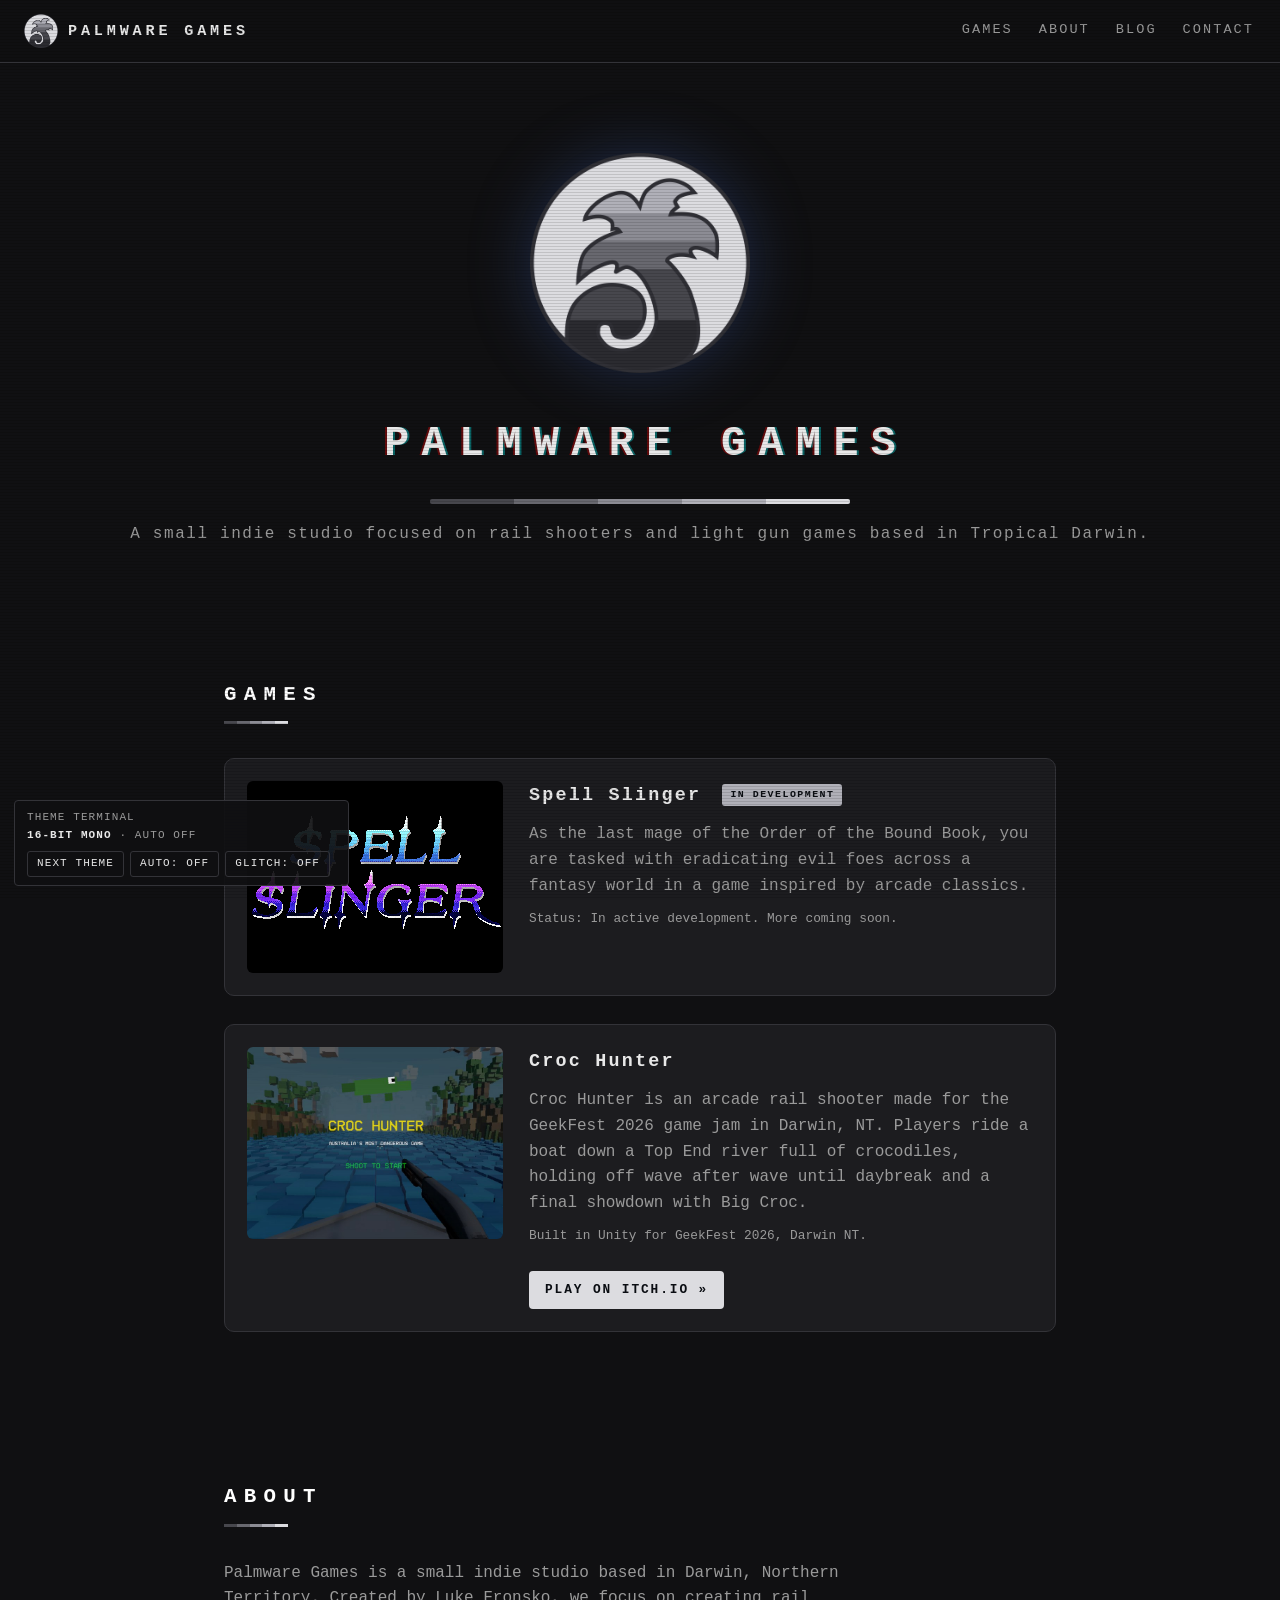
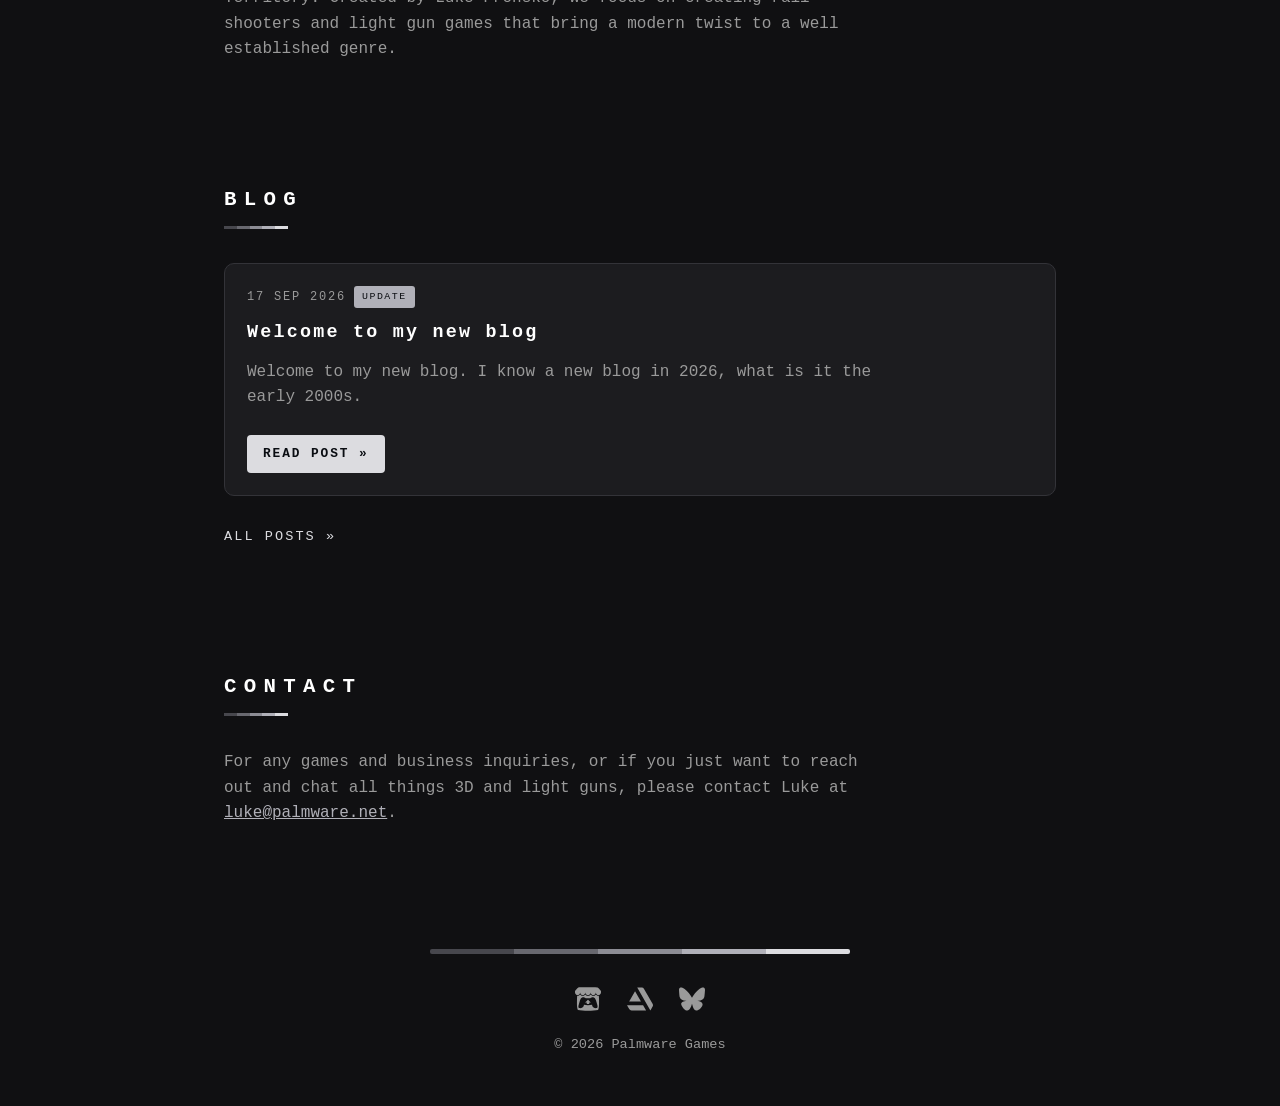
<file: index.html>
<!DOCTYPE html>
<html lang="en">
<head>
  <meta charset="UTF-8">
  <meta name="viewport" content="width=device-width, initial-scale=1.0">
  <title>Palmware Games</title>
  <meta name="description" content="Palmware Games is a small indie studio based in Darwin, Northern Territory, focused on rail shooters and light gun games. Currently developing Spell Slinger.">
  <link rel="icon" type="image/png" href="assets/favicon-mono.png">
  <link rel="stylesheet" href="style.css">
</head>
<body>

  <!-- CRT loading splash removed 2026-07-08 — archived, runnable copy in
       archive/crt-splash/splash-demo.html (restore steps inside). -->

  <!-- ====================== SITE ====================== -->
  <!-- Scanlines, glitch veil and Theme Terminal panel are added by theme.js -->

  <header class="site-header">
    <a class="brand" href="#top">
      <img src="assets/logos/sfc-mono.png" alt="" class="brand-logo">
      <span class="brand-name">PALMWARE GAMES</span>
    </a>
    <nav class="site-nav">
      <a href="#games">GAMES</a>
      <a href="#about">ABOUT</a>
      <a href="blog/index.html">BLOG</a>
      <a href="#contact">CONTACT</a>
    </nav>
  </header>

  <main id="top">

    <!-- HERO -->
    <section class="hero">
      <img class="hero-logo" src="assets/logos/sfc-mono.png" alt="Palmware Games logo">
      <h1 class="hero-title">PALMWARE GAMES</h1>
      <div class="rainbow-bar"></div>
      <p class="hero-tagline">A small indie studio focused on rail shooters and light gun games based in Tropical Darwin.</p>
    </section>

    <!-- GAMES -->
    <section id="games" class="section">
      <h2 class="section-title">GAMES</h2>

      <article class="game-card">
        <img class="game-art pixel-art" src="assets/games/spell-slinger-logo.png" alt="Spell Slinger title logo">
        <div class="game-info">
          <h3>Spell Slinger <span class="badge">IN DEVELOPMENT</span></h3>
          <p>
            As the last mage of the Order of the Bound Book, you are tasked
            with eradicating evil foes across a fantasy world in a game
            inspired by arcade classics.
          </p>
          <p class="game-meta">Status: In active development. More coming soon.</p>
        </div>
      </article>

      <article class="game-card">
        <img class="game-art" src="assets/games/croc-hunter-title.jpg" alt="Croc Hunter title screen">
        <div class="game-info">
          <h3>Croc Hunter</h3>
          <p>
            Croc Hunter is an arcade rail shooter made for the GeekFest 2026
            game jam in Darwin, NT. Players ride a boat down a Top End river
            full of crocodiles, holding off wave after wave until daybreak
            and a final showdown with Big Croc.
          </p>
          <p class="game-meta">Built in Unity for GeekFest 2026, Darwin NT.</p>
          <a class="play-link" href="https://lukey3d.itch.io/croc-hunter" target="_blank" rel="noopener">PLAY ON ITCH.IO &raquo;</a>
        </div>
      </article>
    </section>

    <!-- ABOUT -->
    <section id="about" class="section">
      <h2 class="section-title">ABOUT</h2>
      <p>
        Palmware Games is a small indie studio based in Darwin, Northern
        Territory. Created by Luke Fronsko, we focus on creating rail
        shooters and light gun games that bring a modern twist to a well
        established genre.
      </p>
    </section>

    <!-- BLOG: latest post, filled in by blog/blog.js from blog/posts.js -->
    <section id="blog" class="section">
      <h2 class="section-title">BLOG</h2>
      <div class="post-list" data-root="" data-limit="1">
        <p><a class="contact-link" href="blog/index.html">Read the blog</a></p>
      </div>
      <a class="more-link" href="blog/index.html">ALL POSTS &raquo;</a>
    </section>

    <!-- CONTACT -->
    <section id="contact" class="section">
      <h2 class="section-title">CONTACT</h2>
      <p>
        For any games and business inquiries, or if you just want to reach
        out and chat all things 3D and light guns, please contact Luke at
        <a class="contact-link" href="mailto:luke@palmware.net">luke@palmware.net</a>.
      </p>
    </section>

  </main>

  <footer class="site-footer">
    <div class="rainbow-bar"></div>
    <div class="social-links">
      <a href="https://lukey3d.itch.io" target="_blank" rel="noopener" aria-label="itch.io" title="itch.io"><svg aria-hidden="true" focusable="false" viewBox="0 0 24 24" xmlns="http://www.w3.org/2000/svg"><path d="M3.13 1.338C2.08 1.96.02 4.328 0 4.95v1.03c0 1.303 1.22 2.45 2.325 2.45 1.33 0 2.436-1.102 2.436-2.41 0 1.308 1.07 2.41 2.4 2.41 1.328 0 2.362-1.102 2.362-2.41 0 1.308 1.137 2.41 2.466 2.41h.024c1.33 0 2.466-1.102 2.466-2.41 0 1.308 1.034 2.41 2.363 2.41 1.33 0 2.4-1.102 2.4-2.41 0 1.308 1.106 2.41 2.435 2.41C22.78 8.43 24 7.282 24 5.98V4.95c-.02-.62-2.082-2.99-3.13-3.612-3.253-.114-5.508-.134-8.87-.133-3.362 0-7.945.053-8.87.133zm6.376 6.477a2.74 2.74 0 0 1-.468.602c-.5.49-1.19.795-1.947.795a2.786 2.786 0 0 1-1.95-.795c-.182-.178-.32-.37-.446-.59-.127.222-.303.412-.486.59a2.788 2.788 0 0 1-1.95.795c-.092 0-.187-.025-.264-.052-.107 1.113-.152 2.176-.168 2.95v.005l-.006 1.167c.02 2.334-.23 7.564 1.03 8.85 1.952.454 5.545.662 9.15.663 3.605 0 7.198-.21 9.15-.664 1.26-1.284 1.01-6.514 1.03-8.848l-.006-1.167v-.004c-.016-.775-.06-1.838-.168-2.95-.077.026-.172.052-.263.052a2.788 2.788 0 0 1-1.95-.795c-.184-.178-.36-.368-.486-.59-.127.22-.265.412-.447.59a2.786 2.786 0 0 1-1.95.794c-.76 0-1.446-.303-1.948-.793a2.74 2.74 0 0 1-.468-.602 2.738 2.738 0 0 1-.463.602 2.787 2.787 0 0 1-1.95.794h-.16a2.787 2.787 0 0 1-1.95-.793 2.738 2.738 0 0 1-.464-.602zm-2.004 2.59v.002c.795.002 1.5 0 2.373.953.687-.072 1.406-.108 2.125-.107.72 0 1.438.035 2.125.107.873-.953 1.578-.95 2.372-.953.376 0 1.876 0 2.92 2.934l1.123 4.028c.832 2.995-.266 3.068-1.636 3.07-2.03-.075-3.156-1.55-3.156-3.025-1.124.184-2.436.276-3.748.277-1.312 0-2.624-.093-3.748-.277 0 1.475-1.125 2.95-3.156 3.026-1.37-.004-2.468-.077-1.636-3.072l1.122-4.027c1.045-2.934 2.545-2.934 2.92-2.934zM12 12.714c-.002.002-2.14 1.964-2.523 2.662l1.4-.056v1.22c0 .056.56.033 1.123.007.562.026 1.124.05 1.124-.008v-1.22l1.4.055C14.138 14.677 12 12.713 12 12.713z"/></svg></a>
      <a href="https://www.artstation.com/lukey3d" target="_blank" rel="noopener" aria-label="ArtStation" title="ArtStation"><svg aria-hidden="true" focusable="false" viewBox="0 0 24 24" xmlns="http://www.w3.org/2000/svg"><path d="M0 17.723l2.027 3.505h.001a2.424 2.424 0 0 0 2.164 1.333h13.457l-2.792-4.838H0zm24 .025c0-.484-.143-.935-.388-1.314L15.728 2.728a2.424 2.424 0 0 0-2.142-1.289H9.419L21.598 22.54l1.92-3.325c.378-.637.482-.919.482-1.467zm-11.129-3.462L7.428 4.858l-5.444 9.428h10.887z"/></svg></a>
      <a href="https://bsky.app/profile/lukey3d.bsky.social" target="_blank" rel="noopener" aria-label="Bluesky" title="Bluesky"><svg aria-hidden="true" focusable="false" viewBox="0 0 24 24" xmlns="http://www.w3.org/2000/svg"><path d="M12 10.8c-1.087-2.114-4.046-6.053-6.798-7.995C2.566.944 1.561 1.266.902 1.565.139 1.908 0 3.08 0 3.768c0 .69.378 5.65.624 6.479.815 2.736 3.713 3.66 6.383 3.364.136-.02.275-.039.415-.056-.138.022-.276.04-.415.056-3.912.58-7.387 2.005-2.83 7.078 5.013 5.19 6.87-1.113 7.823-4.308.953 3.195 2.05 9.271 7.733 4.308 4.267-4.308 1.172-6.498-2.74-7.078a8.741 8.741 0 0 1-.415-.056c.14.017.279.036.415.056 2.67.297 5.568-.628 6.383-3.364.246-.828.624-5.79.624-6.478 0-.69-.139-1.861-.902-2.206-.659-.298-1.664-.62-4.3 1.24C16.046 4.748 13.087 8.687 12 10.8Z"/></svg></a>
    </div>
    <p>&copy; 2026 Palmware Games</p>
  </footer>

  <!-- Blog cards, then the Theme Terminal (scanlines, themes, panel). -->
  <script src="blog/posts.js"></script>
  <script src="blog/blog.js"></script>
  <script src="theme.js"></script>
</body>
</html>
</file>
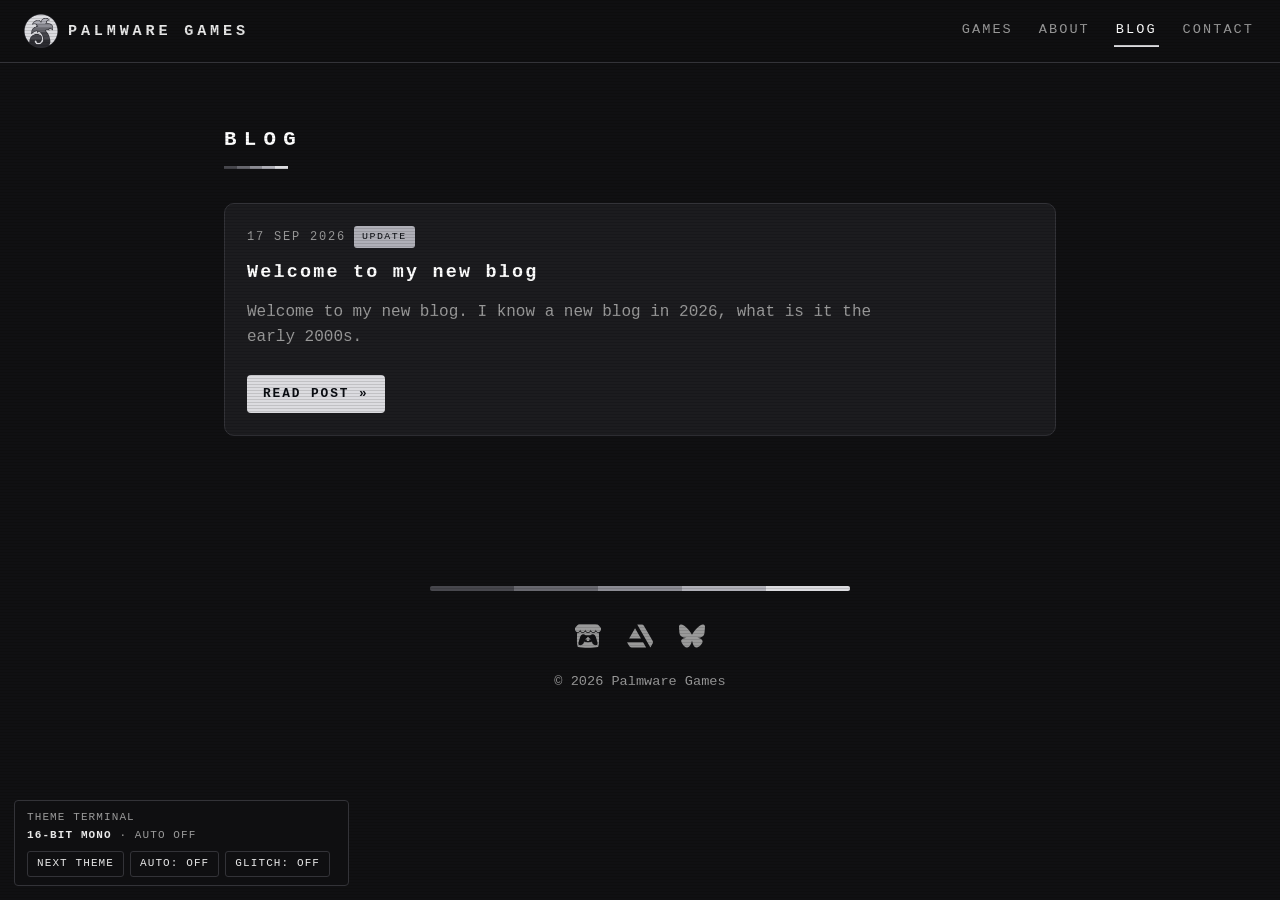
<file: blog/index.html>
<!DOCTYPE html>
<html lang="en">
<head>
  <meta charset="UTF-8">
  <meta name="viewport" content="width=device-width, initial-scale=1.0">
  <title>Blog | Palmware Games</title>
  <meta name="description" content="Dev updates, screenshots and guides from Palmware Games.">
  <link rel="icon" type="image/png" href="../assets/favicon-mono.png">
  <link rel="stylesheet" href="../style.css">
</head>
<body>

  <header class="site-header">
    <a class="brand" href="../index.html">
      <img src="../assets/logos/sfc-mono.png" alt="" class="brand-logo">
      <span class="brand-name">PALMWARE GAMES</span>
    </a>
    <nav class="site-nav">
      <a href="../index.html#games">GAMES</a>
      <a href="../index.html#about">ABOUT</a>
      <a href="index.html" class="is-current">BLOG</a>
      <a href="../index.html#contact">CONTACT</a>
    </nav>
  </header>

  <main id="top">
    <section class="section">
      <h1 class="section-title">BLOG</h1>
      <!-- Cards are filled in by blog.js from posts.js -->
      <div class="post-list" data-root="../">
        <noscript><p>Turn on JavaScript to see the posts.</p></noscript>
      </div>
    </section>
  </main>

  <footer class="site-footer">
    <div class="rainbow-bar"></div>
    <div class="social-links">
      <a href="https://lukey3d.itch.io" target="_blank" rel="noopener" aria-label="itch.io" title="itch.io"><svg aria-hidden="true" focusable="false" viewBox="0 0 24 24" xmlns="http://www.w3.org/2000/svg"><path d="M3.13 1.338C2.08 1.96.02 4.328 0 4.95v1.03c0 1.303 1.22 2.45 2.325 2.45 1.33 0 2.436-1.102 2.436-2.41 0 1.308 1.07 2.41 2.4 2.41 1.328 0 2.362-1.102 2.362-2.41 0 1.308 1.137 2.41 2.466 2.41h.024c1.33 0 2.466-1.102 2.466-2.41 0 1.308 1.034 2.41 2.363 2.41 1.33 0 2.4-1.102 2.4-2.41 0 1.308 1.106 2.41 2.435 2.41C22.78 8.43 24 7.282 24 5.98V4.95c-.02-.62-2.082-2.99-3.13-3.612-3.253-.114-5.508-.134-8.87-.133-3.362 0-7.945.053-8.87.133zm6.376 6.477a2.74 2.74 0 0 1-.468.602c-.5.49-1.19.795-1.947.795a2.786 2.786 0 0 1-1.95-.795c-.182-.178-.32-.37-.446-.59-.127.222-.303.412-.486.59a2.788 2.788 0 0 1-1.95.795c-.092 0-.187-.025-.264-.052-.107 1.113-.152 2.176-.168 2.95v.005l-.006 1.167c.02 2.334-.23 7.564 1.03 8.85 1.952.454 5.545.662 9.15.663 3.605 0 7.198-.21 9.15-.664 1.26-1.284 1.01-6.514 1.03-8.848l-.006-1.167v-.004c-.016-.775-.06-1.838-.168-2.95-.077.026-.172.052-.263.052a2.788 2.788 0 0 1-1.95-.795c-.184-.178-.36-.368-.486-.59-.127.22-.265.412-.447.59a2.786 2.786 0 0 1-1.95.794c-.76 0-1.446-.303-1.948-.793a2.74 2.74 0 0 1-.468-.602 2.738 2.738 0 0 1-.463.602 2.787 2.787 0 0 1-1.95.794h-.16a2.787 2.787 0 0 1-1.95-.793 2.738 2.738 0 0 1-.464-.602zm-2.004 2.59v.002c.795.002 1.5 0 2.373.953.687-.072 1.406-.108 2.125-.107.72 0 1.438.035 2.125.107.873-.953 1.578-.95 2.372-.953.376 0 1.876 0 2.92 2.934l1.123 4.028c.832 2.995-.266 3.068-1.636 3.07-2.03-.075-3.156-1.55-3.156-3.025-1.124.184-2.436.276-3.748.277-1.312 0-2.624-.093-3.748-.277 0 1.475-1.125 2.95-3.156 3.026-1.37-.004-2.468-.077-1.636-3.072l1.122-4.027c1.045-2.934 2.545-2.934 2.92-2.934zM12 12.714c-.002.002-2.14 1.964-2.523 2.662l1.4-.056v1.22c0 .056.56.033 1.123.007.562.026 1.124.05 1.124-.008v-1.22l1.4.055C14.138 14.677 12 12.713 12 12.713z"/></svg></a>
      <a href="https://www.artstation.com/lukey3d" target="_blank" rel="noopener" aria-label="ArtStation" title="ArtStation"><svg aria-hidden="true" focusable="false" viewBox="0 0 24 24" xmlns="http://www.w3.org/2000/svg"><path d="M0 17.723l2.027 3.505h.001a2.424 2.424 0 0 0 2.164 1.333h13.457l-2.792-4.838H0zm24 .025c0-.484-.143-.935-.388-1.314L15.728 2.728a2.424 2.424 0 0 0-2.142-1.289H9.419L21.598 22.54l1.92-3.325c.378-.637.482-.919.482-1.467zm-11.129-3.462L7.428 4.858l-5.444 9.428h10.887z"/></svg></a>
      <a href="https://bsky.app/profile/lukey3d.bsky.social" target="_blank" rel="noopener" aria-label="Bluesky" title="Bluesky"><svg aria-hidden="true" focusable="false" viewBox="0 0 24 24" xmlns="http://www.w3.org/2000/svg"><path d="M12 10.8c-1.087-2.114-4.046-6.053-6.798-7.995C2.566.944 1.561 1.266.902 1.565.139 1.908 0 3.08 0 3.768c0 .69.378 5.65.624 6.479.815 2.736 3.713 3.66 6.383 3.364.136-.02.275-.039.415-.056-.138.022-.276.04-.415.056-3.912.58-7.387 2.005-2.83 7.078 5.013 5.19 6.87-1.113 7.823-4.308.953 3.195 2.05 9.271 7.733 4.308 4.267-4.308 1.172-6.498-2.74-7.078a8.741 8.741 0 0 1-.415-.056c.14.017.279.036.415.056 2.67.297 5.568-.628 6.383-3.364.246-.828.624-5.79.624-6.478 0-.69-.139-1.861-.902-2.206-.659-.298-1.664-.62-4.3 1.24C16.046 4.748 13.087 8.687 12 10.8Z"/></svg></a>
    </div>
    <p>&copy; 2026 Palmware Games</p>
  </footer>

  <script src="posts.js"></script>
  <script src="blog.js"></script>
  <script src="../theme.js"></script>
</body>
</html>
</file>
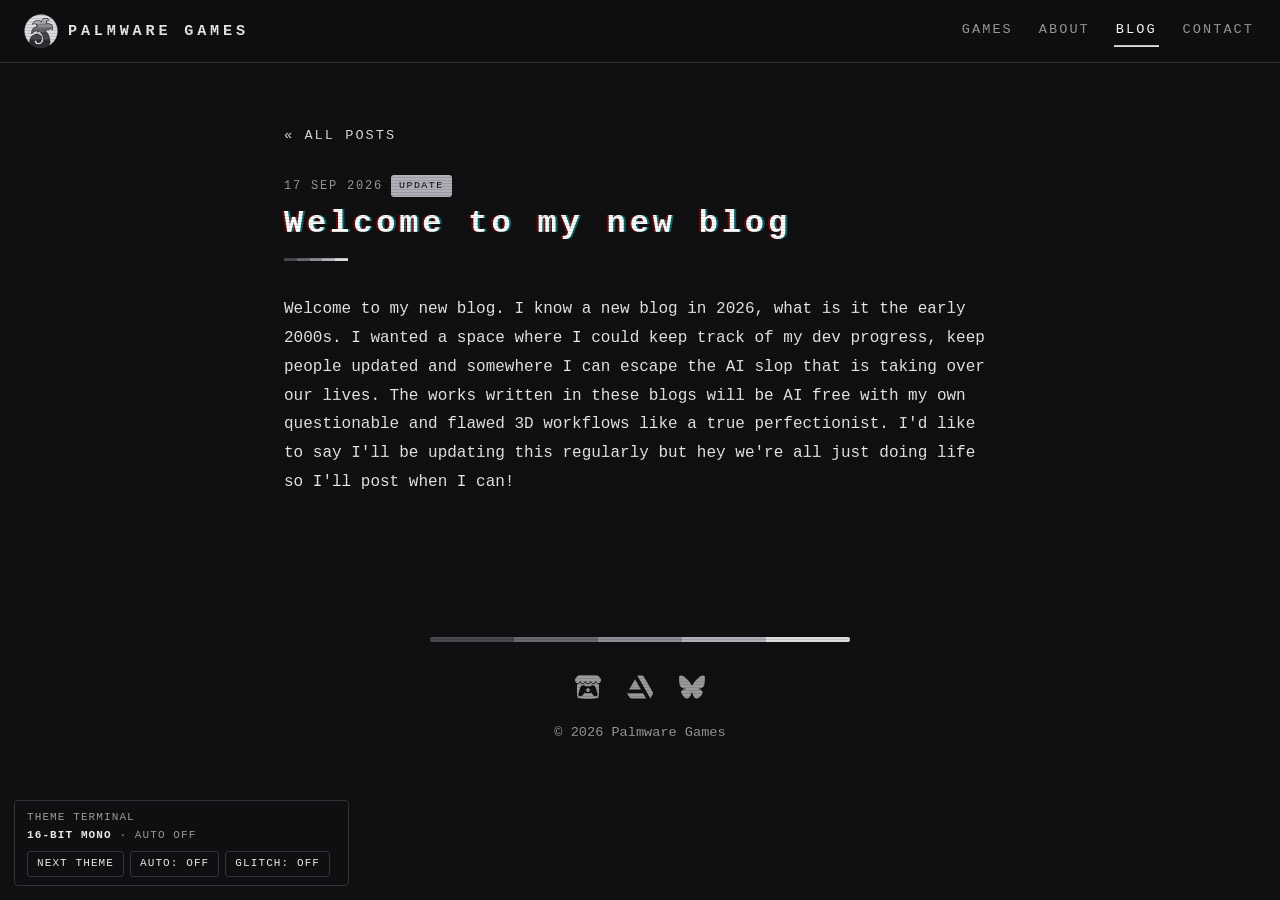
<file: blog/welcome-to-my-new-blog.html>
<!DOCTYPE html>
<html lang="en">
<head>
  <meta charset="UTF-8">
  <meta name="viewport" content="width=device-width, initial-scale=1.0">
  <title>Welcome to my new blog | Palmware Games</title>
  <meta name="description" content="Welcome to my new blog. I know a new blog in 2026, what is it the early 2000s.">
  <link rel="icon" type="image/png" href="../assets/favicon-mono.png">
  <link rel="stylesheet" href="../style.css">
</head>
<body>

  <header class="site-header">
    <a class="brand" href="../index.html">
      <img src="../assets/logos/sfc-mono.png" alt="" class="brand-logo">
      <span class="brand-name">PALMWARE GAMES</span>
    </a>
    <nav class="site-nav">
      <a href="../index.html#games">GAMES</a>
      <a href="../index.html#about">ABOUT</a>
      <a href="index.html" class="is-current">BLOG</a>
      <a href="../index.html#contact">CONTACT</a>
    </nav>
  </header>

  <main id="top">
    <article class="section post">
      <a class="back-link" href="index.html">&laquo; ALL POSTS</a>
      <p class="post-date">17 SEP 2026<span class="badge">UPDATE</span></p>
      <h1 class="post-title">Welcome to my new blog</h1>

      <div class="post-body">
        <p>
          Welcome to my new blog. I know a new blog in 2026, what is it the
          early 2000s. I wanted a space where I could keep track of my dev
          progress, keep people updated and somewhere I can escape the AI slop
          that is taking over our lives. The works written in these blogs will
          be AI free with my own questionable and flawed 3D workflows like a
          true perfectionist. I'd like to say I'll be updating this regularly
          but hey we're all just doing life so I'll post when I can!
        </p>
      </div>
    </article>
  </main>

  <footer class="site-footer">
    <div class="rainbow-bar"></div>
    <div class="social-links">
      <a href="https://lukey3d.itch.io" target="_blank" rel="noopener" aria-label="itch.io" title="itch.io"><svg aria-hidden="true" focusable="false" viewBox="0 0 24 24" xmlns="http://www.w3.org/2000/svg"><path d="M3.13 1.338C2.08 1.96.02 4.328 0 4.95v1.03c0 1.303 1.22 2.45 2.325 2.45 1.33 0 2.436-1.102 2.436-2.41 0 1.308 1.07 2.41 2.4 2.41 1.328 0 2.362-1.102 2.362-2.41 0 1.308 1.137 2.41 2.466 2.41h.024c1.33 0 2.466-1.102 2.466-2.41 0 1.308 1.034 2.41 2.363 2.41 1.33 0 2.4-1.102 2.4-2.41 0 1.308 1.106 2.41 2.435 2.41C22.78 8.43 24 7.282 24 5.98V4.95c-.02-.62-2.082-2.99-3.13-3.612-3.253-.114-5.508-.134-8.87-.133-3.362 0-7.945.053-8.87.133zm6.376 6.477a2.74 2.74 0 0 1-.468.602c-.5.49-1.19.795-1.947.795a2.786 2.786 0 0 1-1.95-.795c-.182-.178-.32-.37-.446-.59-.127.222-.303.412-.486.59a2.788 2.788 0 0 1-1.95.795c-.092 0-.187-.025-.264-.052-.107 1.113-.152 2.176-.168 2.95v.005l-.006 1.167c.02 2.334-.23 7.564 1.03 8.85 1.952.454 5.545.662 9.15.663 3.605 0 7.198-.21 9.15-.664 1.26-1.284 1.01-6.514 1.03-8.848l-.006-1.167v-.004c-.016-.775-.06-1.838-.168-2.95-.077.026-.172.052-.263.052a2.788 2.788 0 0 1-1.95-.795c-.184-.178-.36-.368-.486-.59-.127.22-.265.412-.447.59a2.786 2.786 0 0 1-1.95.794c-.76 0-1.446-.303-1.948-.793a2.74 2.74 0 0 1-.468-.602 2.738 2.738 0 0 1-.463.602 2.787 2.787 0 0 1-1.95.794h-.16a2.787 2.787 0 0 1-1.95-.793 2.738 2.738 0 0 1-.464-.602zm-2.004 2.59v.002c.795.002 1.5 0 2.373.953.687-.072 1.406-.108 2.125-.107.72 0 1.438.035 2.125.107.873-.953 1.578-.95 2.372-.953.376 0 1.876 0 2.92 2.934l1.123 4.028c.832 2.995-.266 3.068-1.636 3.07-2.03-.075-3.156-1.55-3.156-3.025-1.124.184-2.436.276-3.748.277-1.312 0-2.624-.093-3.748-.277 0 1.475-1.125 2.95-3.156 3.026-1.37-.004-2.468-.077-1.636-3.072l1.122-4.027c1.045-2.934 2.545-2.934 2.92-2.934zM12 12.714c-.002.002-2.14 1.964-2.523 2.662l1.4-.056v1.22c0 .056.56.033 1.123.007.562.026 1.124.05 1.124-.008v-1.22l1.4.055C14.138 14.677 12 12.713 12 12.713z"/></svg></a>
      <a href="https://www.artstation.com/lukey3d" target="_blank" rel="noopener" aria-label="ArtStation" title="ArtStation"><svg aria-hidden="true" focusable="false" viewBox="0 0 24 24" xmlns="http://www.w3.org/2000/svg"><path d="M0 17.723l2.027 3.505h.001a2.424 2.424 0 0 0 2.164 1.333h13.457l-2.792-4.838H0zm24 .025c0-.484-.143-.935-.388-1.314L15.728 2.728a2.424 2.424 0 0 0-2.142-1.289H9.419L21.598 22.54l1.92-3.325c.378-.637.482-.919.482-1.467zm-11.129-3.462L7.428 4.858l-5.444 9.428h10.887z"/></svg></a>
      <a href="https://bsky.app/profile/lukey3d.bsky.social" target="_blank" rel="noopener" aria-label="Bluesky" title="Bluesky"><svg aria-hidden="true" focusable="false" viewBox="0 0 24 24" xmlns="http://www.w3.org/2000/svg"><path d="M12 10.8c-1.087-2.114-4.046-6.053-6.798-7.995C2.566.944 1.561 1.266.902 1.565.139 1.908 0 3.08 0 3.768c0 .69.378 5.65.624 6.479.815 2.736 3.713 3.66 6.383 3.364.136-.02.275-.039.415-.056-.138.022-.276.04-.415.056-3.912.58-7.387 2.005-2.83 7.078 5.013 5.19 6.87-1.113 7.823-4.308.953 3.195 2.05 9.271 7.733 4.308 4.267-4.308 1.172-6.498-2.74-7.078a8.741 8.741 0 0 1-.415-.056c.14.017.279.036.415.056 2.67.297 5.568-.628 6.383-3.364.246-.828.624-5.79.624-6.478 0-.69-.139-1.861-.902-2.206-.659-.298-1.664-.62-4.3 1.24C16.046 4.748 13.087 8.687 12 10.8Z"/></svg></a>
    </div>
    <p>&copy; 2026 Palmware Games</p>
  </footer>

  <script src="../theme.js"></script>
</body>
</html>
</file>
<file: style.css>
/* ============================================================
   PALMWARE GAMES — style.css
   Dark CRT-flavoured single page. Colours pulled from the logo:
   blue / red / orange / yellow / green rainbow palm.
   ============================================================ */

:root {
  /* Defaults are the 16-BIT MONO theme, the one theme.js applies on load,
     so a hard refresh never flashes another palette before the script
     runs. The colour names come from the rainbow logo stripes; each theme
     in theme.js overrides all of these.
     --heading exists because light themes (cream, LCD) need dark headings. */
  --bg: #101012;
  --bg-panel: #1c1c1f;
  --text: #e8e8e8;
  --text-dim: #9a9a9a;
  --blue:   #47474d;
  --red:    #68686f;
  --orange: #8c8c94;
  --yellow: #b0b0b8;
  --green:  #dcdce0;
  --heading: #ffffff;
  --bg-hdr: rgba(16, 16, 18, 0.92);
  --border: #333338;
  --accent: #dcdce0;
}

* { margin: 0; padding: 0; box-sizing: border-box; }

html { scroll-behavior: smooth; }

body {
  background: var(--bg);
  color: var(--text);
  font-family: "Courier New", Courier, monospace;
  line-height: 1.6;
}

/* CRT splash screen removed 2026-07-08 — archived, runnable copy with all
   its CSS in archive/crt-splash/splash-demo.html. */

/* ============================================================
   FAINT FULL-SITE CRT TEXTURE
   ============================================================ */

.crt-overlay {
  position: fixed;
  inset: 0;
  z-index: 900;
  pointer-events: none;
  background: repeating-linear-gradient(
    to bottom,
    rgba(0, 0, 0, 0.12) 0px,
    rgba(0, 0, 0, 0.12) 1px,
    transparent 1px,
    transparent 3px
  );
}

/* ============================================================
   HEADER / NAV
   ============================================================ */

.site-header {
  position: sticky;
  top: 0;
  z-index: 100;
  display: flex;
  align-items: center;
  justify-content: space-between;
  padding: 14px 24px;
  background: var(--bg-hdr);
  border-bottom: 1px solid var(--border);
}

.brand {
  display: flex;
  align-items: center;
  gap: 10px;
  text-decoration: none;
  color: var(--text);
}

.brand-logo { width: 34px; height: 34px; }

.brand-name {
  font-weight: bold;
  letter-spacing: 0.25em;
  font-size: 0.95rem;
}

.site-nav { display: flex; gap: 22px; }

.site-nav a {
  color: var(--text-dim);
  text-decoration: none;
  font-size: 0.85rem;
  letter-spacing: 0.15em;
  padding: 4px 2px;
  border-bottom: 2px solid transparent;
}

.site-nav a:hover {
  color: var(--heading);
  border-bottom-color: var(--yellow);
}

/* ============================================================
   HERO
   ============================================================ */

.hero {
  text-align: center;
  padding: 90px 20px 70px;
}

.hero-logo {
  width: min(46vw, 220px);
  height: auto;
  filter: drop-shadow(0 0 30px rgba(74, 124, 232, 0.25));
}

.hero-title {
  margin-top: 28px;
  font-size: clamp(1.5rem, 5vw, 2.6rem);
  letter-spacing: 0.3em;
  text-indent: 0.3em;
  text-shadow: -2px 0 rgba(255, 0, 0, 0.35), 2px 0 rgba(0, 255, 255, 0.35);
}

.hero-tagline {
  margin-top: 18px;
  color: var(--text-dim);
  letter-spacing: 0.1em;
}

/* Rainbow accent bar in the logo's stripe colours. */
.rainbow-bar {
  height: 5px;
  width: min(70%, 420px);
  margin: 22px auto 0;
  background: linear-gradient(to right,
    var(--blue) 0 20%,
    var(--red) 20% 40%,
    var(--orange) 40% 60%,
    var(--yellow) 60% 80%,
    var(--green) 80% 100%);
  border-radius: 2px;
}

/* ============================================================
   SECTIONS
   ============================================================ */

.section {
  max-width: 880px;
  margin: 0 auto;
  padding: 60px 24px;
}

.section-title {
  font-size: 1.3rem;
  letter-spacing: 0.35em;
  margin-bottom: 34px;
  color: var(--heading);
}

.section-title::after {
  content: "";
  display: block;
  height: 3px;
  width: 64px;
  margin-top: 10px;
  background: linear-gradient(to right,
    var(--blue) 0 20%, var(--red) 20% 40%, var(--orange) 40% 60%,
    var(--yellow) 60% 80%, var(--green) 80% 100%);
}

.section p { color: var(--text-dim); max-width: 640px; }

/* ============================================================
   GAME CARDS
   ============================================================ */

.game-card {
  display: flex;
  gap: 26px;
  background: var(--bg-panel);
  border: 1px solid var(--border);
  border-radius: 10px;
  padding: 22px;
  margin-bottom: 28px;
  align-items: stretch;
}

/* Game key art (<img class="game-art">). 256px wide at 4:3 so the 256x224
   Spell Slinger pixel logo shows at exactly 1:1; wider screenshots are
   cropped to the centre. */
.game-art {
  flex: 0 0 256px;
  width: 256px;
  aspect-ratio: 4 / 3;
  align-self: flex-start;
  object-fit: cover;
  border-radius: 6px;
  background: #000;
}

/* Keep low-res pixel art crisp when scaled. */
.pixel-art { image-rendering: pixelated; }

.game-info h3 {
  font-size: 1.15rem;
  letter-spacing: 0.12em;
  margin-bottom: 12px;
}

.badge {
  display: inline-block;
  font-size: 0.62rem;
  letter-spacing: 0.15em;
  color: #0a0d12;
  background: var(--yellow);
  border-radius: 3px;
  padding: 3px 8px;
  vertical-align: middle;
  margin-left: 8px;
}

.game-info p { margin-bottom: 10px; }

.game-meta { font-size: 0.8rem; color: var(--text-dim); }

/* "Play on itch.io" button on a game card. */
.play-link {
  display: inline-block;
  margin-top: 14px;
  padding: 9px 16px;
  font-weight: bold;
  font-size: 0.8rem;
  letter-spacing: 0.15em;
  color: #0a0d12;
  background: var(--green);
  text-decoration: none;
  border-radius: 4px;
}

.play-link:hover {
  background: var(--yellow);
}

@media (max-width: 640px) {
  .game-card { flex-direction: column; }
  .game-art { flex-basis: auto; width: 100%; }
  /* Brand on one row, nav centred underneath so all four links fit. */
  .site-header { flex-wrap: wrap; justify-content: center; row-gap: 8px; padding: 12px 16px; }
  .site-nav { width: 100%; justify-content: center; gap: 18px; }
}

/* ============================================================
   CONTACT / FOOTER
   ============================================================ */

.contact-link { color: var(--yellow); }
.contact-link:hover { color: #fff; }

.site-footer {
  text-align: center;
  padding: 40px 20px 50px;
  color: var(--text-dim);
  font-size: 0.85rem;
}

.site-footer .rainbow-bar { margin-bottom: 26px; }

/* Footer icon links (itch.io, ArtStation). */
.social-links {
  display: flex;
  justify-content: center;
  gap: 14px;
  margin-bottom: 16px;
}

.social-links a {
  display: inline-flex;
  padding: 6px;
  color: var(--text-dim);
}

.social-links a:hover { color: var(--accent); }

.social-links svg { width: 26px; height: 26px; fill: currentColor; }

/* ============================================================
   BLOG
   Post cards reuse .game-card and are built by blog/blog.js from
   blog/posts.js. Post pages use .post / .post-body.
   ============================================================ */

.site-nav a.is-current {
  color: var(--heading);
  border-bottom-color: var(--accent);
}

.post-date {
  font-size: 0.75rem;
  letter-spacing: 0.15em;
}

.game-info h3 a { color: var(--heading); text-decoration: none; }
.game-info h3 a:hover { color: var(--accent); }

.more-link,
.back-link {
  display: inline-block;
  font-size: 0.85rem;
  letter-spacing: 0.15em;
  color: var(--accent);
  text-decoration: none;
}

.more-link:hover,
.back-link:hover { color: var(--heading); }

.back-link { margin-bottom: 28px; }

.post { max-width: 760px; }

.post-title {
  font-size: clamp(1.4rem, 4vw, 2rem);
  line-height: 1.3;
  letter-spacing: 0.12em;
  color: var(--heading);
  margin: 6px 0 34px;
  text-shadow: -2px 0 rgba(255, 0, 0, 0.35), 2px 0 rgba(0, 255, 255, 0.35);
}

.post-title::after {
  content: "";
  display: block;
  height: 3px;
  width: 64px;
  margin-top: 14px;
  background: linear-gradient(to right,
    var(--blue) 0 20%, var(--red) 20% 40%, var(--orange) 40% 60%,
    var(--yellow) 60% 80%, var(--green) 80% 100%);
}

.post-body p,
.post-body li {
  color: var(--text);
  line-height: 1.8;
  max-width: none;
}

.post-body p { margin-bottom: 18px; }

.post-body h2 {
  font-size: 1.1rem;
  letter-spacing: 0.15em;
  color: var(--heading);
  margin: 36px 0 14px;
}

.post-body ul,
.post-body ol { margin: 0 0 18px 1.5em; }

.post-body li { margin-bottom: 6px; }

.post-body a { color: var(--accent); }

.post-body figure { margin: 28px 0; }

.post-body img {
  display: block;
  width: 100%;
  height: auto;
  border: 1px solid var(--border);
  border-radius: 6px;
}

.post-body figcaption {
  margin-top: 8px;
  font-size: 0.8rem;
  text-align: center;
  color: var(--text-dim);
}

.post-body pre {
  margin: 0 0 18px;
  padding: 14px 16px;
  overflow-x: auto;
  font-size: 0.85rem;
  background: var(--bg-panel);
  border: 1px solid var(--border);
  border-radius: 6px;
}

.post-body code { font-family: inherit; }

/* ============================================================
   THEME TERMINAL
   Retro palettes (see script in index.html). 16-BIT MONO loads
   on each visit; the panel bottom-left lets visitors skip themes,
   switch auto-rotation on, or turn on a glitch burst between
   theme changes (both off by default).
   ============================================================ */

/* Scanline-coloured veil that flashes during a theme change. */
#glitch-veil {
  position: fixed;
  inset: 0;
  z-index: 950;
  pointer-events: none;
  opacity: 0;
  mix-blend-mode: screen;
}

.theme-glitch #glitch-veil { animation: veil 0.5s steps(4) both; }

@keyframes veil {
  0%   { opacity: 0.55; transform: translateY(-8px); }
  40%  { opacity: 0.3;  transform: translateY(6px) scaleY(1.02); }
  70%  { opacity: 0.35; transform: translateY(-3px); }
  100% { opacity: 0;    transform: none; }
}

.theme-glitch main, .theme-glitch .site-header, .theme-glitch .site-footer {
  animation: page-glitch 0.5s steps(2) both;
}

@keyframes page-glitch {
  0%   { transform: none; }
  15%  { transform: translate(-8px, 1px) skewX(1.5deg); filter: hue-rotate(22deg) saturate(1.6) contrast(1.1); }
  35%  { transform: translate(7px, -2px); }
  55%  { transform: translate(-4px, 1px) skewX(-1deg); filter: hue-rotate(-16deg); }
  75%  { transform: translate(2px, 0); }
  100% { transform: none; filter: none; }
}

.theme-glitch .hero-title, .theme-glitch .section-title, .theme-glitch .brand-name {
  text-shadow: -4px 0 rgba(255, 0, 60, 0.6), 4px 0 rgba(0, 255, 255, 0.6) !important;
}

/* The control panel. */
#theme-terminal {
  position: fixed;
  left: 14px;
  bottom: 14px;
  z-index: 960;
  font: 11px/1.6 "Courier New", Courier, monospace;
  letter-spacing: 0.1em;
  color: var(--text-dim);
  background: var(--bg-hdr);
  border: 1px solid var(--border);
  padding: 8px 12px;
  border-radius: 4px;
  user-select: none;
}

#theme-terminal b { color: var(--text); }

.tt-btn {
  display: inline-block;
  margin: 7px 6px 0 0;
  padding: 3px 9px;
  border: 1px solid var(--border);
  border-radius: 3px;
  color: var(--text);
  cursor: pointer;
}

.tt-btn:hover { border-color: var(--accent); color: var(--accent); }

@media (prefers-reduced-motion: reduce) {
  .theme-glitch #glitch-veil, .theme-glitch main,
  .theme-glitch .site-header, .theme-glitch .site-footer { animation: none; }
}
</file>
